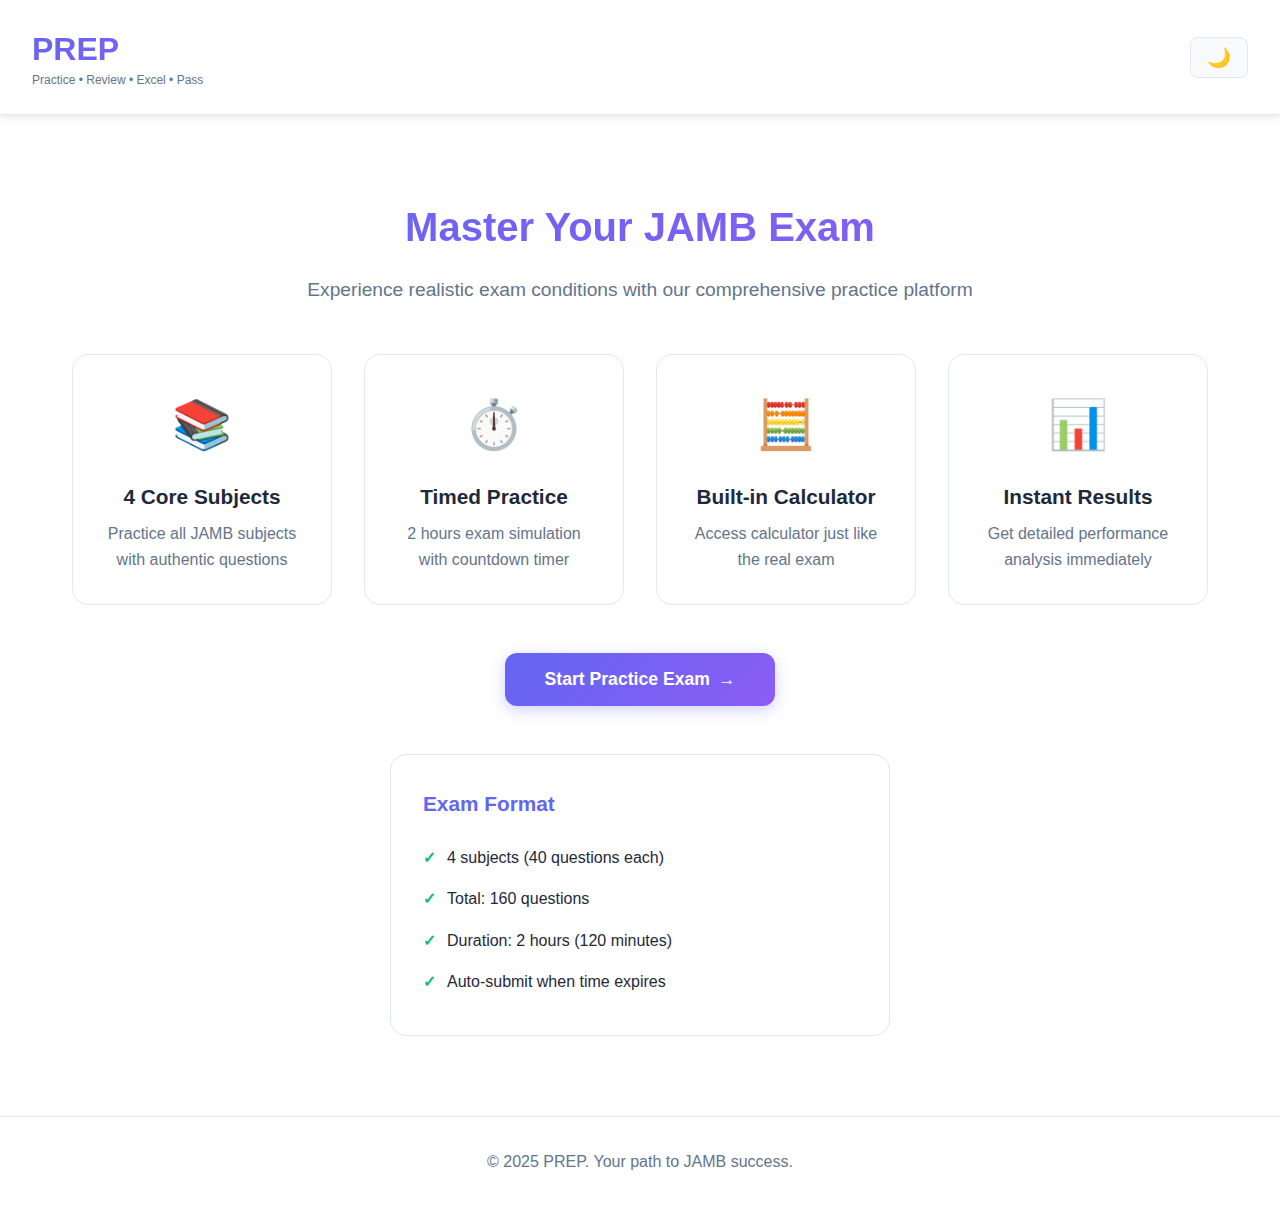
<file: index.html>
<!DOCTYPE html>
<html lang="en">
<head>
    <meta charset="UTF-8">
    <meta name="viewport" content="width=device-width, initial-scale=1.0">
    <title>PREP - JAMB Practice Platform</title>
    <link rel="stylesheet" href="styles.css">
</head>
<body>
    <div class="container">
        <header>
            <div class="logo">
                <h1>PREP</h1>
                <p>Practice • Review • Excel • Pass</p>
            </div>
            <button class="theme-toggle" id="themeToggle">
                <span class="icon">🌙</span>
            </button>
        </header>

        <main class="home-content">
            <div class="hero-section">
                <h2>Master Your JAMB Exam</h2>
                <p>Experience realistic exam conditions with our comprehensive practice platform</p>
            </div>

            <div class="features-grid">
                <div class="feature-card">
                    <div class="feature-icon">📚</div>
                    <h3>4 Core Subjects</h3>
                    <p>Practice all JAMB subjects with authentic questions</p>
                </div>
                <div class="feature-card">
                    <div class="feature-icon">⏱️</div>
                    <h3>Timed Practice</h3>
                    <p>2 hours exam simulation with countdown timer</p>
                </div>
                <div class="feature-card">
                    <div class="feature-icon">🧮</div>
                    <h3>Built-in Calculator</h3>
                    <p>Access calculator just like the real exam</p>
                </div>
                <div class="feature-card">
                    <div class="feature-icon">📊</div>
                    <h3>Instant Results</h3>
                    <p>Get detailed performance analysis immediately</p>
                </div>
            </div>

            <div class="cta-section">
                <button class="btn-primary" onclick="location.href='subjects.html'">
                    Start Practice Exam
                    <span class="arrow">→</span>
                </button>
            </div>

            <div class="info-section">
                <div class="info-box">
                    <h4>Exam Format</h4>
                    <ul>
                        <li>4 subjects (40 questions each)</li>
                        <li>Total: 160 questions</li>
                        <li>Duration: 2 hours (120 minutes)</li>
                        <li>Auto-submit when time expires</li>
                    </ul>
                </div>
            </div>
        </main>

        <footer>
            <p>&copy; 2025 PREP. Your path to JAMB success.</p>
        </footer>
    </div>

    <script src="theme.js"></script>
</body>
</html>
</file>
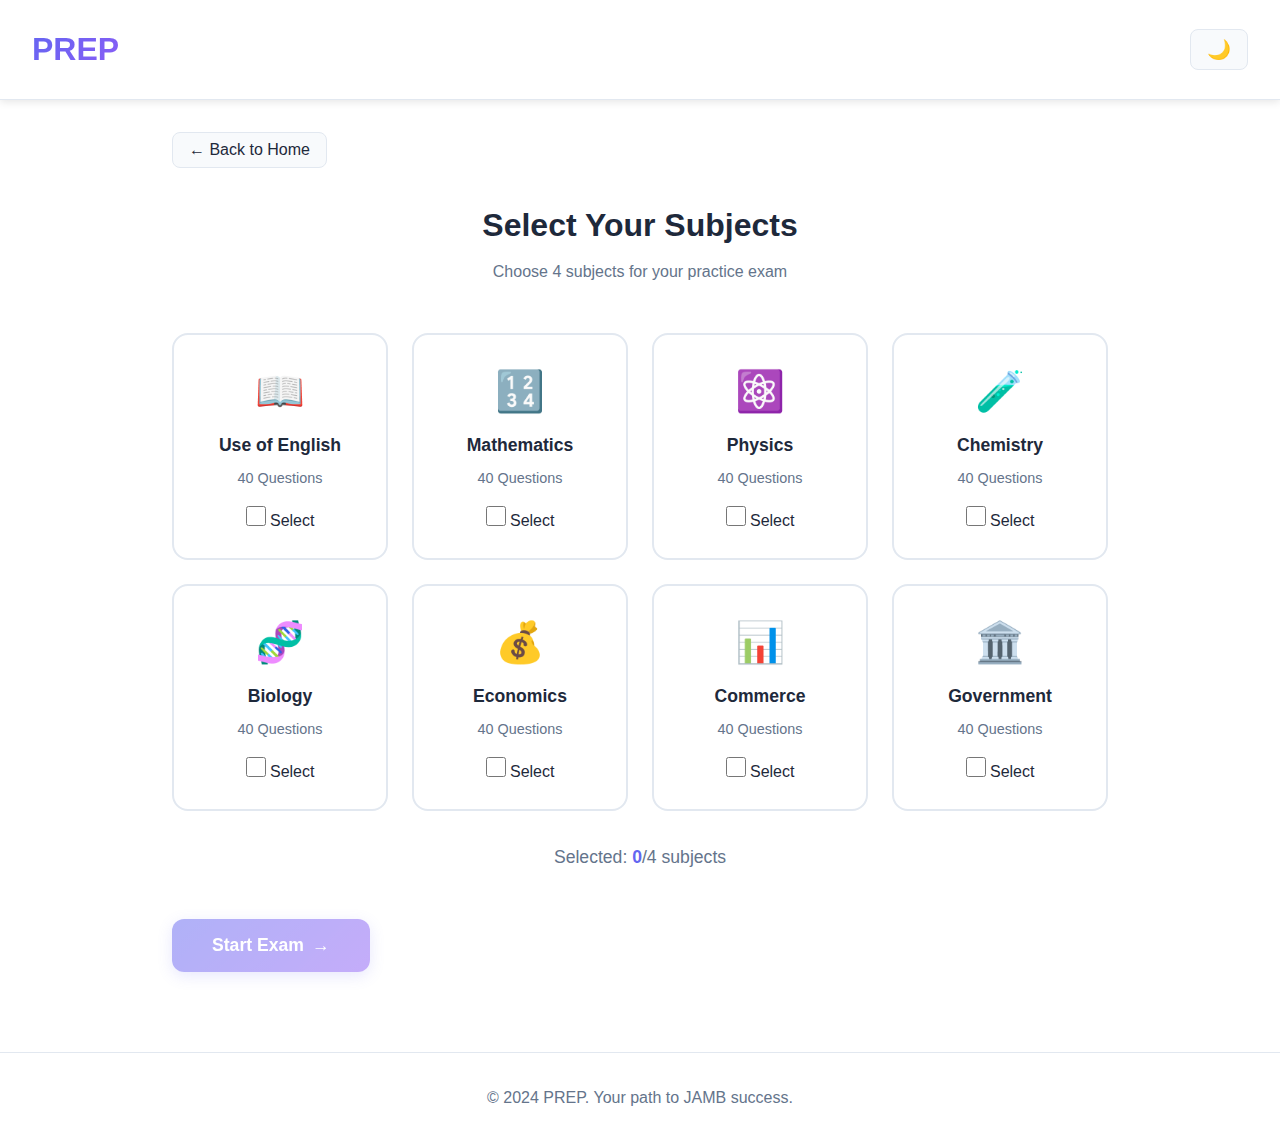
<file: exam.html>
<!DOCTYPE html>
<html lang="en">
<head>
    <meta charset="UTF-8">
    <meta name="viewport" content="width=device-width, initial-scale=1.0">
    <title>Exam in Progress - PREP</title>
    <link rel="stylesheet" href="styles.css">
</head>
<body>
    <div class="exam-container">
        <div class="exam-header">
            <div class="exam-info">
                <h2>JAMB Practice Exam</h2>
                <p id="currentSubject">Subject</p>
            </div>
            <div class="exam-controls">
                <div class="timer" id="timer">
                    <span class="timer-icon">⏱️</span>
                    <span id="timeDisplay">02:00:00</span>
                </div>
                <button class="btn-calculator" id="calculatorBtn">🧮 Calculator</button>
                <button class="theme-toggle" id="themeToggle">
                    <span class="icon">🌙</span>
                </button>
            </div>
        </div>

        <div class="exam-body">
            <div class="exam-sidebar">
                <div class="subject-tabs" id="subjectTabs"></div>
                
                <div class="question-grid" id="questionGrid"></div>

                <button class="btn-submit" id="submitBtn">Submit Exam</button>
            </div>

            <div class="exam-main">
                <div class="question-container">
                    <div class="question-header">
                        <h3>Question <span id="questionNumber">1</span> of <span id="totalQuestions">40</span></h3>
                    </div>

                    <div class="question-text" id="questionText"></div>

                    <div class="options-container" id="optionsContainer"></div>

                    <div class="navigation-buttons">
                        <button class="btn-nav" id="prevBtn">← Previous</button>
                        <button class="btn-nav" id="nextBtn">Next →</button>
                    </div>
                </div>
            </div>
        </div>

        <!-- Calculator Modal -->
        <div class="modal" id="calculatorModal">
            <div class="modal-content calculator-content">
                <div class="modal-header">
                    <h3>Calculator</h3>
                    <button class="close-btn" id="closeCalculator">×</button>
                </div>
                <div class="calculator">
                    <div class="calculator-display" id="calcDisplay">0</div>
                    <div class="calculator-buttons">
                        <button class="calc-btn calc-clear">C</button>
                        <button class="calc-btn calc-operator">÷</button>
                        <button class="calc-btn calc-operator">×</button>
                        <button class="calc-btn calc-operator">←</button>
                        
                        <button class="calc-btn calc-number">7</button>
                        <button class="calc-btn calc-number">8</button>
                        <button class="calc-btn calc-number">9</button>
                        <button class="calc-btn calc-operator">−</button>
                        
                        <button class="calc-btn calc-number">4</button>
                        <button class="calc-btn calc-number">5</button>
                        <button class="calc-btn calc-number">6</button>
                        <button class="calc-btn calc-operator">+</button>
                        
                        <button class="calc-btn calc-number">1</button>
                        <button class="calc-btn calc-number">2</button>
                        <button class="calc-btn calc-number">3</button>
                        <button class="calc-btn calc-equals" style="grid-row: span 2;">=</button>
                        
                        <button class="calc-btn calc-number" style="grid-column: span 2;">0</button>
                        <button class="calc-btn calc-number">.</button>
                    </div>
                </div>
            </div>
        </div>

        <!-- Submit Confirmation Modal -->
        <div class="modal" id="submitModal">
            <div class="modal-content">
                <div class="modal-header">
                    <h3>Submit Exam?</h3>
                </div>
                <div class="modal-body">
                    <p>Are you sure you want to submit your exam?</p>
                    <p class="warning-text">You have answered <span id="answeredCount">0</span> out of <span id="totalQuestionsCount">0</span> questions.</p>
                </div>
                <div class="modal-footer">
                    <button class="btn-secondary" id="cancelSubmit">Cancel</button>
                    <button class="btn-primary" id="confirmSubmit">Submit</button>
                </div>
            </div>
        </div>
    </div>

    <script src="theme.js"></script>
    <script src="exam.js"></script>
</body>
</html>
</file>
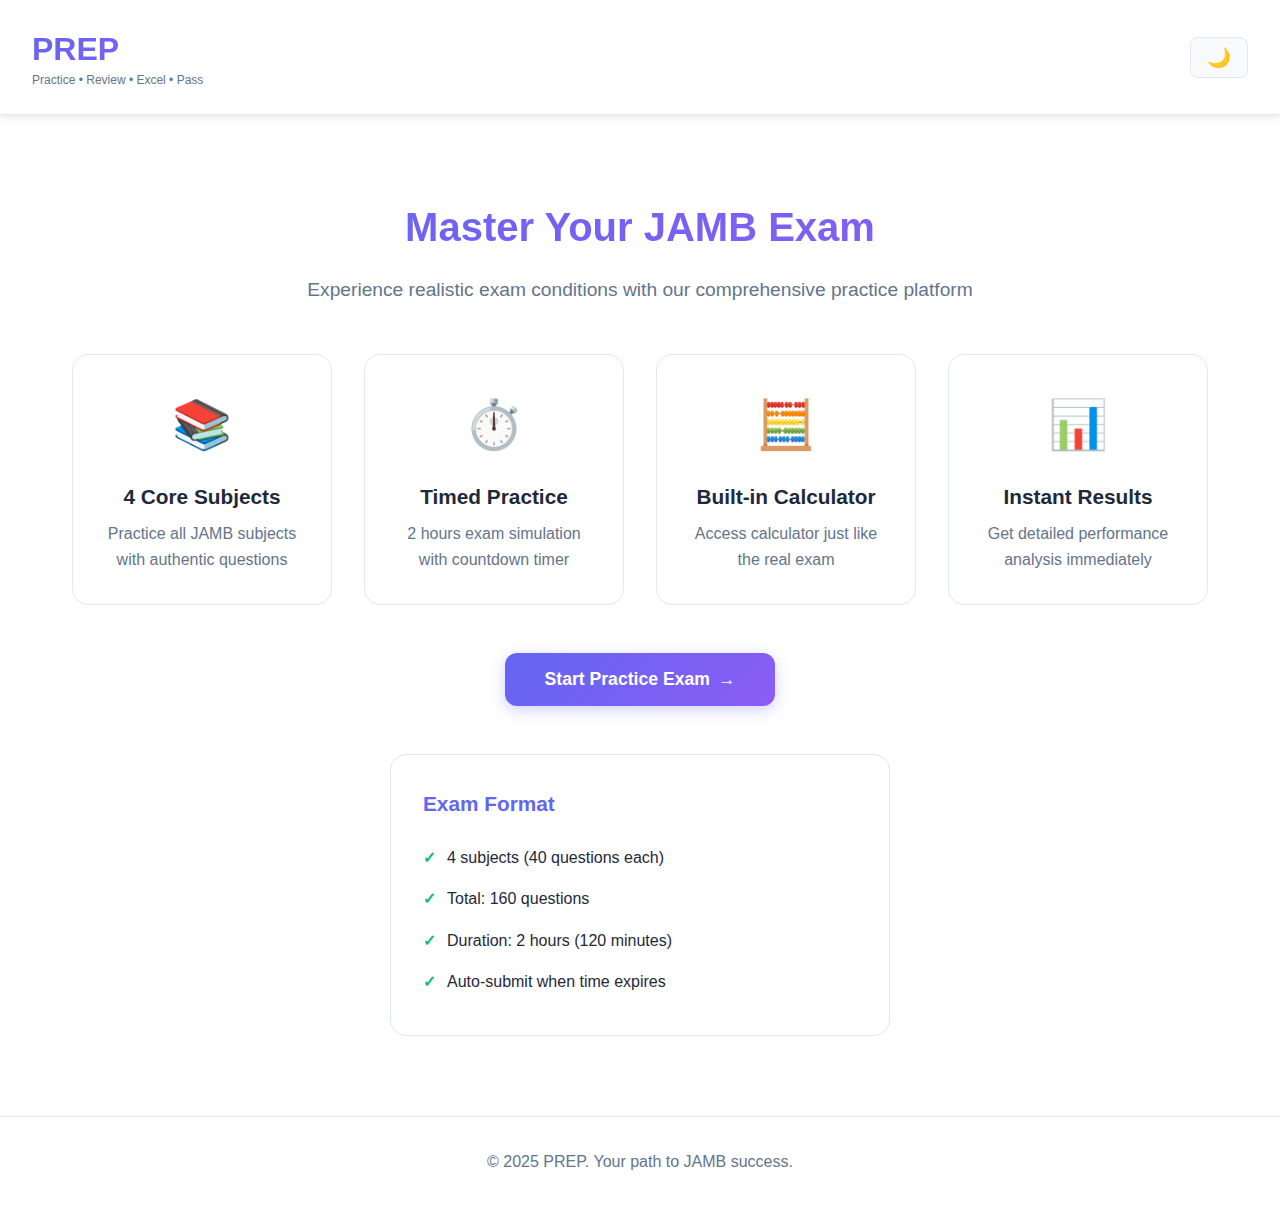
<file: results.html>
<!DOCTYPE html>
<html lang="en">
<head>
    <meta charset="UTF-8">
    <meta name="viewport" content="width=device-width, initial-scale=1.0">
    <title>Exam Results - PREP</title>
    <link rel="stylesheet" href="styles.css">
</head>
<body>
    <div class="container">
        <header>
            <div class="logo">
                <h1>PREP</h1>
            </div>
            <button class="theme-toggle" id="themeToggle">
                <span class="icon">🌙</span>
            </button>
        </header>

        <main class="results-content">
            <div class="results-header">
                <h2>Exam Results</h2>
                <p>Your performance summary</p>
            </div>

            <div class="score-overview">
                <div class="total-score">
                    <h3>Total Score</h3>
                    <div class="score-display">
                        <span class="score-value" id="totalScore">0</span>
                        <span class="score-max">/400</span>
                    </div>
                    <p class="percentage" id="percentage">0%</p>
                </div>
            </div>

            <div class="subject-results" id="subjectResults"></div>

            <div class="results-actions">
                <button class="btn-primary" onclick="location.href='subjects.html'">
                    Take Another Exam
                </button>
                <button class="btn-secondary" onclick="location.href='index.html'">
                    Back to Home
                </button>
            </div>
        </main>

        <footer>
            <p>&copy; 2024 PREP. Your path to JAMB success.</p>
        </footer>
    </div>

    <script src="theme.js"></script>
    <script src="results.js"></script>
</body>
</html>
</file>
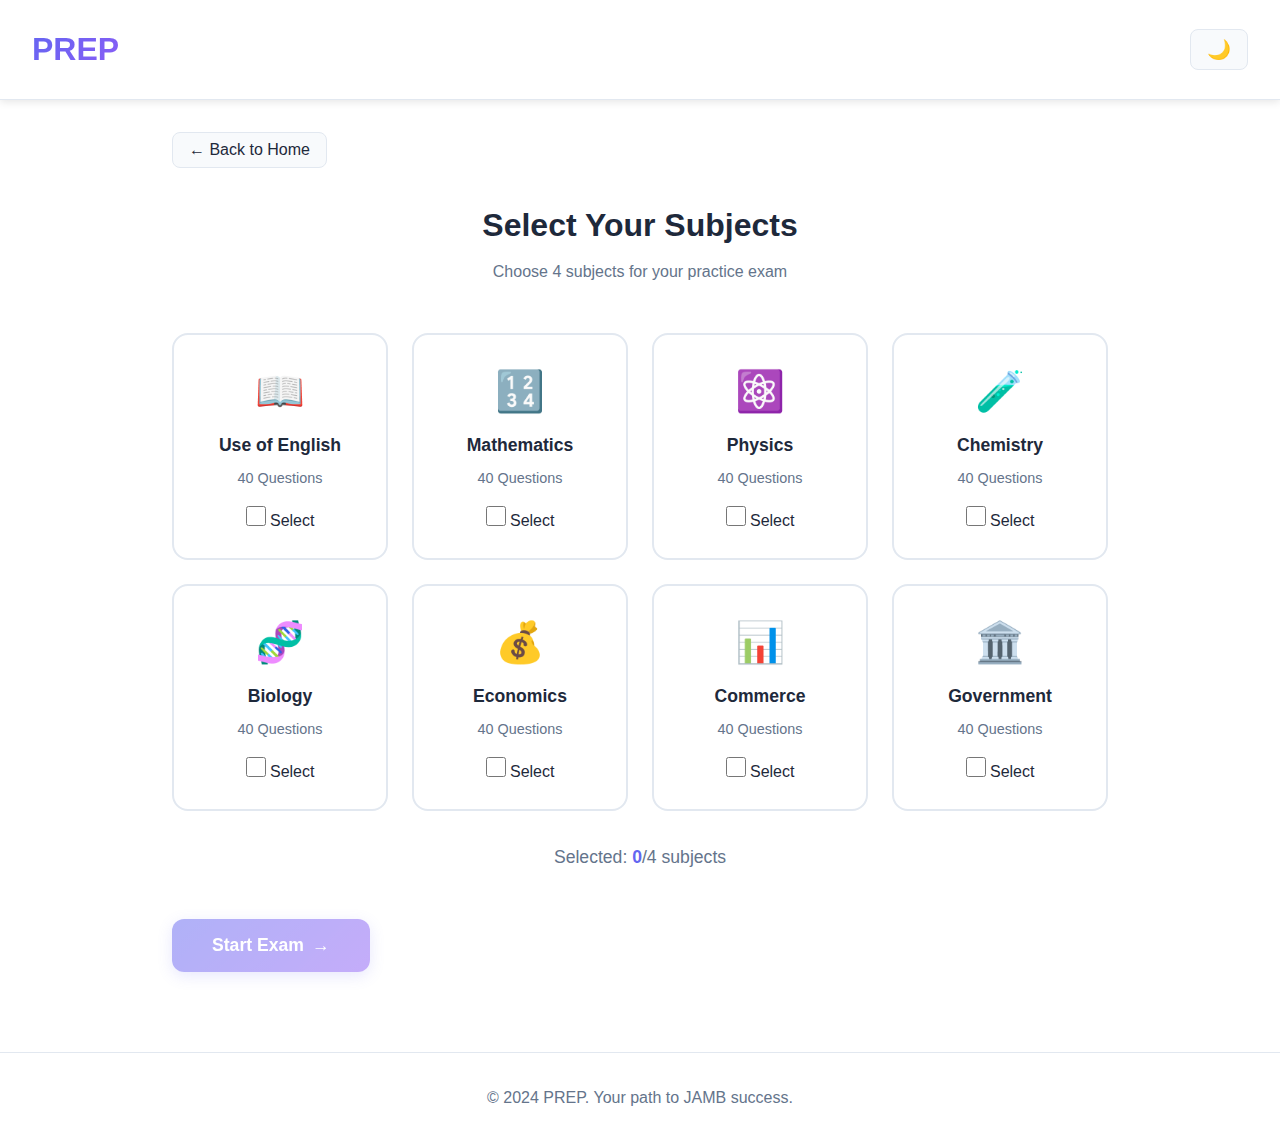
<file: subjects.html>
<!DOCTYPE html>
<html lang="en">
<head>
    <meta charset="UTF-8">
    <meta name="viewport" content="width=device-width, initial-scale=1.0">
    <title>Select Subjects - PREP</title>
    <link rel="stylesheet" href="styles.css">
</head>
<body>
    <div class="container">
        <header>
            <div class="logo">
                <h1>PREP</h1>
            </div>
            <button class="theme-toggle" id="themeToggle">
                <span class="icon">🌙</span>
            </button>
        </header>

        <main class="subjects-content">
            <div class="back-nav">
                <button onclick="location.href='index.html'" class="btn-back">← Back to Home</button>
            </div>

            <div class="subjects-header">
                <h2>Select Your Subjects</h2>
                <p>Choose 4 subjects for your practice exam</p>
            </div>

            <div class="subjects-grid" id="subjectsGrid">
                <div class="subject-card" data-subject="english">
                    <div class="subject-icon">📖</div>
                    <h3>Use of English</h3>
                    <p>40 Questions</p>
                    <div class="subject-status">
                        <input type="checkbox" id="english" class="subject-checkbox">
                        <label for="english">Select</label>
                    </div>
                </div>

                <div class="subject-card" data-subject="mathematics">
                    <div class="subject-icon">🔢</div>
                    <h3>Mathematics</h3>
                    <p>40 Questions</p>
                    <div class="subject-status">
                        <input type="checkbox" id="mathematics" class="subject-checkbox">
                        <label for="mathematics">Select</label>
                    </div>
                </div>

                <div class="subject-card" data-subject="physics">
                    <div class="subject-icon">⚛️</div>
                    <h3>Physics</h3>
                    <p>40 Questions</p>
                    <div class="subject-status">
                        <input type="checkbox" id="physics" class="subject-checkbox">
                        <label for="physics">Select</label>
                    </div>
                </div>

                <div class="subject-card" data-subject="chemistry">
                    <div class="subject-icon">🧪</div>
                    <h3>Chemistry</h3>
                    <p>40 Questions</p>
                    <div class="subject-status">
                        <input type="checkbox" id="chemistry" class="subject-checkbox">
                        <label for="chemistry">Select</label>
                    </div>
                </div>

                <div class="subject-card" data-subject="biology">
                    <div class="subject-icon">🧬</div>
                    <h3>Biology</h3>
                    <p>40 Questions</p>
                    <div class="subject-status">
                        <input type="checkbox" id="biology" class="subject-checkbox">
                        <label for="biology">Select</label>
                    </div>
                </div>

                <div class="subject-card" data-subject="economics">
                    <div class="subject-icon">💰</div>
                    <h3>Economics</h3>
                    <p>40 Questions</p>
                    <div class="subject-status">
                        <input type="checkbox" id="economics" class="subject-checkbox">
                        <label for="economics">Select</label>
                    </div>
                </div>

                <div class="subject-card" data-subject="commerce">
                    <div class="subject-icon">📊</div>
                    <h3>Commerce</h3>
                    <p>40 Questions</p>
                    <div class="subject-status">
                        <input type="checkbox" id="commerce" class="subject-checkbox">
                        <label for="commerce">Select</label>
                    </div>
                </div>

                <div class="subject-card" data-subject="government">
                    <div class="subject-icon">🏛️</div>
                    <h3>Government</h3>
                    <p>40 Questions</p>
                    <div class="subject-status">
                        <input type="checkbox" id="government" class="subject-checkbox">
                        <label for="government">Select</label>
                    </div>
                </div>
            </div>

            <div class="selection-info">
                <p>Selected: <span id="selectedCount">0</span>/4 subjects</p>
            </div>

            <div class="cta-section">
                <button class="btn-primary" id="startExamBtn" disabled>
                    Start Exam
                    <span class="arrow">→</span>
                </button>
            </div>
        </main>

        <footer>
            <p>&copy; 2024 PREP. Your path to JAMB success.</p>
        </footer>
    </div>

    <script src="theme.js"></script>
    <script src="subjects.js"></script>
</body>
</html>
</file>
<file: styles.css>
:root {
    --primary: #6366f1;
    --primary-dark: #4f46e5;
    --secondary: #8b5cf6;
    --accent: #ec4899;
    --success: #10b981;
    --warning: #f59e0b;
    --danger: #ef4444;
    
    --bg-primary: #ffffff;
    --bg-secondary: #f8fafc;
    --bg-card: #ffffff;
    --text-primary: #1e293b;
    --text-secondary: #64748b;
    --border: #e2e8f0;
    --shadow: rgba(0, 0, 0, 0.1);
    
    --gradient: linear-gradient(135deg, var(--primary) 0%, var(--secondary) 100%);
}

[data-theme="dark"] {
    --bg-primary: #0f172a;
    --bg-secondary: #1e293b;
    --bg-card: #1e293b;
    --text-primary: #f1f5f9;
    --text-secondary: #94a3b8;
    --border: #334155;
    --shadow: rgba(0, 0, 0, 0.3);
}

* {
    margin: 0;
    padding: 0;
    box-sizing: border-box;
}

body {
    font-family: 'Segoe UI', Tahoma, Geneva, Verdana, sans-serif;
    background: var(--bg-primary);
    color: var(--text-primary);
    line-height: 1.6;
    transition: background 0.3s, color 0.3s;
}

.container {
    min-height: 100vh;
    display: flex;
    flex-direction: column;
}

header {
    display: flex;
    justify-content: space-between;
    align-items: center;
    padding: 1.5rem 2rem;
    background: var(--bg-card);
    border-bottom: 1px solid var(--border);
    box-shadow: 0 2px 8px var(--shadow);
}

.logo h1 {
    font-size: 2rem;
    background: var(--gradient);
    -webkit-background-clip: text;
    -webkit-text-fill-color: transparent;
    background-clip: text;
}

.logo p {
    font-size: 0.75rem;
    color: var(--text-secondary);
    margin-top: -0.25rem;
}

.theme-toggle {
    background: var(--bg-secondary);
    border: 1px solid var(--border);
    padding: 0.5rem 1rem;
    border-radius: 8px;
    cursor: pointer;
    font-size: 1.2rem;
    transition: all 0.3s;
}

.theme-toggle:hover {
    transform: scale(1.05);
    background: var(--primary);
    color: white;
}

main {
    flex: 1;
    padding: 2rem;
    max-width: 1200px;
    margin: 0 auto;
    width: 100%;
}

.home-content {
    text-align: center;
}

.hero-section {
    margin: 3rem 0;
}

.hero-section h2 {
    font-size: 2.5rem;
    margin-bottom: 1rem;
    background: var(--gradient);
    -webkit-background-clip: text;
    -webkit-text-fill-color: transparent;
    background-clip: text;
}

.hero-section p {
    font-size: 1.2rem;
    color: var(--text-secondary);
}

.features-grid {
    display: grid;
    grid-template-columns: repeat(auto-fit, minmax(250px, 1fr));
    gap: 2rem;
    margin: 3rem 0;
}

.feature-card {
    background: var(--bg-card);
    padding: 2rem;
    border-radius: 16px;
    border: 1px solid var(--border);
    transition: all 0.3s;
}

.feature-card:hover {
    transform: translateY(-5px);
    box-shadow: 0 10px 30px var(--shadow);
    border-color: var(--primary);
}

.feature-icon {
    font-size: 3rem;
    margin-bottom: 1rem;
}

.feature-card h3 {
    font-size: 1.3rem;
    margin-bottom: 0.5rem;
}

.feature-card p {
    color: var(--text-secondary);
}

.cta-section {
    margin: 3rem 0;
}

.btn-primary {
    background: var(--gradient);
    color: white;
    border: none;
    padding: 1rem 2.5rem;
    border-radius: 12px;
    font-size: 1.1rem;
    font-weight: 600;
    cursor: pointer;
    display: inline-flex;
    align-items: center;
    gap: 0.5rem;
    transition: all 0.3s;
    box-shadow: 0 4px 15px rgba(99, 102, 241, 0.3);
}

.btn-primary:hover:not(:disabled) {
    transform: translateY(-2px);
    box-shadow: 0 6px 20px rgba(99, 102, 241, 0.4);
}

.btn-primary:disabled {
    opacity: 0.5;
    cursor: not-allowed;
}

.btn-secondary {
    background: var(--bg-secondary);
    color: var(--text-primary);
    border: 1px solid var(--border);
    padding: 1rem 2rem;
    border-radius: 12px;
    font-size: 1rem;
    font-weight: 600;
    cursor: pointer;
    transition: all 0.3s;
}

.btn-secondary:hover {
    background: var(--bg-card);
    border-color: var(--primary);
}

.arrow {
    transition: transform 0.3s;
}

.btn-primary:hover .arrow {
    transform: translateX(5px);
}

.info-section {
    margin: 3rem 0;
}

.info-box {
    background: var(--bg-card);
    padding: 2rem;
    border-radius: 16px;
    border: 1px solid var(--border);
    text-align: left;
    max-width: 500px;
    margin: 0 auto;
}

.info-box h4 {
    font-size: 1.3rem;
    margin-bottom: 1rem;
    color: var(--primary);
}

.info-box ul {
    list-style: none;
}

.info-box li {
    padding: 0.5rem 0;
    padding-left: 1.5rem;
    position: relative;
}

.info-box li::before {
    content: "✓";
    position: absolute;
    left: 0;
    color: var(--success);
    font-weight: bold;
}

/* Subjects Page */
.subjects-content {
    max-width: 1000px;
    margin: 0 auto;
}

.back-nav {
    margin-bottom: 2rem;
}

.btn-back {
    background: var(--bg-secondary);
    border: 1px solid var(--border);
    padding: 0.5rem 1rem;
    border-radius: 8px;
    cursor: pointer;
    color: var(--text-primary);
    font-size: 1rem;
    transition: all 0.3s;
}

.btn-back:hover {
    background: var(--primary);
    color: white;
    border-color: var(--primary);
}

.subjects-header {
    text-align: center;
    margin-bottom: 3rem;
}

.subjects-header h2 {
    font-size: 2rem;
    margin-bottom: 0.5rem;
}

.subjects-header p {
    color: var(--text-secondary);
}

.subjects-grid {
    display: grid;
    grid-template-columns: repeat(auto-fill, minmax(200px, 1fr));
    gap: 1.5rem;
    margin-bottom: 2rem;
}

.subject-card {
    background: var(--bg-card);
    padding: 1.5rem;
    border-radius: 16px;
    border: 2px solid var(--border);
    text-align: center;
    cursor: pointer;
    transition: all 0.3s;
}

.subject-card:hover {
    transform: translateY(-3px);
    box-shadow: 0 8px 20px var(--shadow);
}

.subject-card.selected {
    border-color: var(--primary);
    background: linear-gradient(135deg, rgba(99, 102, 241, 0.1) 0%, rgba(139, 92, 246, 0.1) 100%);
}

.subject-icon {
    font-size: 2.5rem;
    margin-bottom: 0.5rem;
}

.subject-card h3 {
    font-size: 1.1rem;
    margin-bottom: 0.5rem;
}

.subject-card p {
    color: var(--text-secondary);
    font-size: 0.9rem;
}

.subject-status {
    margin-top: 1rem;
}

.subject-checkbox {
    width: 20px;
    height: 20px;
    cursor: pointer;
    accent-color: var(--primary);
}

.selection-info {
    text-align: center;
    font-size: 1.1rem;
    margin: 2rem 0;
    color: var(--text-secondary);
}

#selectedCount {
    color: var(--primary);
    font-weight: bold;
}

/* Exam Page */
.exam-container {
    min-height: 100vh;
    display: flex;
    flex-direction: column;
    background: var(--bg-primary);
}

.exam-header {
    display: flex;
    justify-content: space-between;
    align-items: center;
    padding: 1rem 2rem;
    background: var(--bg-card);
    border-bottom: 1px solid var(--border);
    box-shadow: 0 2px 8px var(--shadow);
    position: sticky;
    top: 0;
    z-index: 100;
}

.exam-info h2 {
    font-size: 1.3rem;
}

.exam-info p {
    font-size: 0.9rem;
    color: var(--text-secondary);
}

.exam-controls {
    display: flex;
    gap: 1rem;
    align-items: center;
}

.timer {
    background: var(--bg-secondary);
    padding: 0.5rem 1rem;
    border-radius: 8px;
    font-size: 1.2rem;
    font-weight: bold;
    display: flex;
    align-items: center;
    gap: 0.5rem;
}

.timer.warning {
    background: var(--warning);
    color: white;
    animation: pulse 1s infinite;
}

@keyframes pulse {
    0%, 100% { opacity: 1; }
    50% { opacity: 0.7; }
}

.btn-calculator {
    background: var(--primary);
    color: white;
    border: none;
    padding: 0.5rem 1rem;
    border-radius: 8px;
    cursor: pointer;
    font-size: 1rem;
    transition: all 0.3s;
}

.btn-calculator:hover {
    background: var(--primary-dark);
}

.exam-body {
    display: flex;
    flex: 1;
    overflow: hidden;
}

.exam-sidebar {
    width: 300px;
    background: var(--bg-card);
    border-right: 1px solid var(--border);
    padding: 1.5rem;
    overflow-y: auto;
}

.subject-tabs {
    margin-bottom: 1.5rem;
}

.subject-tab {
    padding: 0.75rem;
    margin-bottom: 0.5rem;
    border-radius: 8px;
    cursor: pointer;
    background: var(--bg-secondary);
    transition: all 0.3s;
    font-weight: 500;
}

.subject-tab:hover {
    background: var(--primary);
    color: white;
}

.subject-tab.active {
    background: var(--gradient);
    color: white;
}

.question-grid {
    display: grid;
    grid-template-columns: repeat(5, 1fr);
    gap: 0.5rem;
    margin-bottom: 1.5rem;
}

.question-number {
    aspect-ratio: 1;
    display: flex;
    align-items: center;
    justify-content: center;
    background: var(--bg-secondary);
    border: 2px solid var(--border);
    border-radius: 8px;
    cursor: pointer;
    transition: all 0.3s;
    font-weight: 500;
}

.question-number:hover {
    background: var(--primary);
    color: white;
    border-color: var(--primary);
}

.question-number.active {
    background: var(--primary);
    color: white;
    border-color: var(--primary);
}

.question-number.answered {
    background: var(--success);
    color: white;
    border-color: var(--success);
}

.btn-submit {
    width: 100%;
    background: var(--danger);
    color: white;
    border: none;
    padding: 1rem;
    border-radius: 8px;
    font-size: 1rem;
    font-weight: 600;
    cursor: pointer;
    transition: all 0.3s;
}

.btn-submit:hover {
    background: #dc2626;
    transform: translateY(-2px);
}

.exam-main {
    flex: 1;
    padding: 2rem;
    overflow-y: auto;
}

.question-container {
    max-width: 800px;
    margin: 0 auto;
}

.question-header {
    margin-bottom: 1.5rem;
    padding-bottom: 1rem;
    border-bottom: 2px solid var(--border);
}

.question-header h3 {
    font-size: 1.3rem;
    color: var(--primary);
}

.question-text {
    font-size: 1.1rem;
    margin-bottom: 2rem;
    line-height: 1.8;
    padding: 1.5rem;
    background: var(--bg-card);
    border-radius: 12px;
    border: 1px solid var(--border);
}

.options-container {
    display: flex;
    flex-direction: column;
    gap: 1rem;
    margin-bottom: 2rem;
}

.option {
    padding: 1.2rem;
    background: var(--bg-card);
    border: 2px solid var(--border);
    border-radius: 12px;
    cursor: pointer;
    transition: all 0.3s;
    display: flex;
    align-items: center;
    gap: 1rem;
}

.option:hover {
    background: var(--bg-secondary);
    border-color: var(--primary);
    transform: translateX(5px);
}

.option.selected {
    background: linear-gradient(135deg, rgba(99, 102, 241, 0.1) 0%, rgba(139, 92, 246, 0.1) 100%);
    border-color: var(--primary);
    font-weight: 600;
}

.option-label {
    width: 30px;
    height: 30px;
    border-radius: 50%;
    background: var(--primary);
    color: white;
    display: flex;
    align-items: center;
    justify-content: center;
    font-weight: bold;
}

.navigation-buttons {
    display: flex;
    justify-content: space-between;
    gap: 1rem;
}

.btn-nav {
    flex: 1;
    padding: 1rem;
    background: var(--bg-secondary);
    border: 1px solid var(--border);
    border-radius: 8px;
    cursor: pointer;
    font-size: 1rem;
    font-weight: 600;
    transition: all 0.3s;
}

.btn-nav:hover:not(:disabled) {
    background: var(--primary);
    color: white;
    border-color: var(--primary);
}

.btn-nav:disabled {
    opacity: 0.5;
    cursor: not-allowed;
}

/* Modal Styles */
.modal {
    display: none;
    position: fixed;
    top: 0;
    left: 0;
    width: 100%;
    height: 100%;
    background: rgba(0, 0, 0, 0.7);
    z-index: 1000;
    align-items: center;
    justify-content: center;
}

.modal.active {
    display: flex;
}

.modal-content {
    background: var(--bg-card);
    border-radius: 16px;
    padding: 2rem;
    max-width: 500px;
    width: 90%;
    box-shadow: 0 20px 60px rgba(0, 0, 0, 0.3);
}

.modal-header {
    display: flex;
    justify-content: space-between;
    align-items: center;
    margin-bottom: 1.5rem;
}

.modal-header h3 {
    font-size: 1.5rem;
}

.close-btn {
    background: none;
    border: none;
    font-size: 2rem;
    cursor: pointer;
    color: var(--text-secondary);
    transition: all 0.3s;
}

.close-btn:hover {
    color: var(--danger);
    transform: rotate(90deg);
}

.modal-body {
    margin-bottom: 1.5rem;
}

.modal-body p {
    margin-bottom: 1rem;
}

.warning-text {
    color: var(--warning);
    font-weight: 600;
}

.modal-footer {
    display: flex;
    gap: 1rem;
    justify-content: flex-end;
}

/* Calculator Styles */
.calculator-content {
    max-width: 350px;
}

.calculator {
    width: 100%;
}

.calculator-display {
    background: var(--bg-secondary);
    padding: 1.5rem;
    border-radius: 8px;
    text-align: right;
    font-size: 2rem;
    font-weight: bold;
    margin-bottom: 1rem;
    min-height: 60px;
    word-wrap: break-word;
}

.calculator-buttons {
    display: grid;
    grid-template-columns: repeat(4, 1fr);
    gap: 0.5rem;
}

.calc-btn {
    padding: 1.2rem;
    font-size: 1.2rem;
    border: 1px solid var(--border);
    background: var(--bg-secondary);
    border-radius: 8px;
    cursor: pointer;
    transition: all 0.3s;
    font-weight: 600;
}

.calc-btn:hover {
    background: var(--primary);
    color: white;
    transform: scale(1.05);
}

.calc-btn:active {
    transform: scale(0.95);
}

.calc-clear {
    background: var(--danger);
    color: white;
}

.calc-equals {
    background: var(--success);
    color: white;
}

.calc-operator {
    background: var(--primary);
    color: white;
}

/* Results Page */
.results-content {
    max-width: 900px;
    margin: 0 auto;
}

.results-header {
    text-align: center;
    margin-bottom: 3rem;
}

.results-header h2 {
    font-size: 2rem;
    margin-bottom: 0.5rem;
}

.score-overview {
    margin-bottom: 3rem;
}

.total-score {
    background: var(--gradient);
    color: white;
    padding: 3rem;
    border-radius: 16px;
    text-align: center;
    box-shadow: 0 10px 30px rgba(99, 102, 241, 0.3);
}

.total-score h3 {
    font-size: 1.2rem;
    margin-bottom: 1rem;
    opacity: 0.9;
}

.score-display {
    font-size: 4rem;
    font-weight: bold;
    margin-bottom: 0.5rem;
}

.score-max {
    font-size: 2rem;
    opacity: 0.8;
}

.percentage {
    font-size: 1.5rem;
    opacity: 0.9;
}

.subject-results {
    display: grid;
    gap: 1.5rem;
    margin-bottom: 3rem;
}

.subject-result-card {
    background: var(--bg-card);
    padding: 1.5rem;
    border-radius: 12px;
    border: 1px solid var(--border);
    display: flex;
    justify-content: space-between;
    align-items: center;
}

.subject-result-info h4 {
    font-size: 1.2rem;
    margin-bottom: 0.5rem;
}

.subject-result-info p {
    color: var(--text-secondary);
}

.subject-result-score {
    text-align: right;
}

.subject-score {
    font-size: 2rem;
    font-weight: bold;
    color: var(--primary);
}

.subject-percentage {
    color: var(--text-secondary);
}

.results-actions {
    display: flex;
    gap: 1rem;
    justify-content: center;
}

/* Footer */
footer {
    text-align: center;
    padding: 2rem;
    background: var(--bg-card);
    border-top: 1px solid var(--border);
    color: var(--text-secondary);
}

/* Responsive Design */
@media (max-width: 768px) {
    header {
        padding: 1rem;
    }

    .logo h1 {
        font-size: 1.5rem;
    }

    main {
        padding: 1rem;
    }

    .hero-section h2 {
        font-size: 1.8rem;
    }

    .features-grid {
        grid-template-columns: 1fr;
    }

    .subjects-grid {
        grid-template-columns: repeat(auto-fill, minmax(150px, 1fr));
    }

    .exam-body {
        flex-direction: column;
    }

    .exam-sidebar {
        width: 100%;
        border-right: none;
        border-bottom: 1px solid var(--border);
    }

    .question-grid {
        grid-template-columns: repeat(8, 1fr);
    }

    .exam-controls {
        flex-wrap: wrap;
    }

    .timer {
        font-size: 1rem;
    }

    .score-display {
        font-size: 3rem;
    }

    .results-actions {
        flex-direction: column;
    }
}

@media (max-width: 480px) {
    .question-grid {
        grid-template-columns: repeat(5, 1fr);
    }

    .calculator-buttons {
        gap: 0.3rem;
    }

    .calc-btn {
        padding: 1rem;
        font-size: 1rem;
    }
}
</file>
